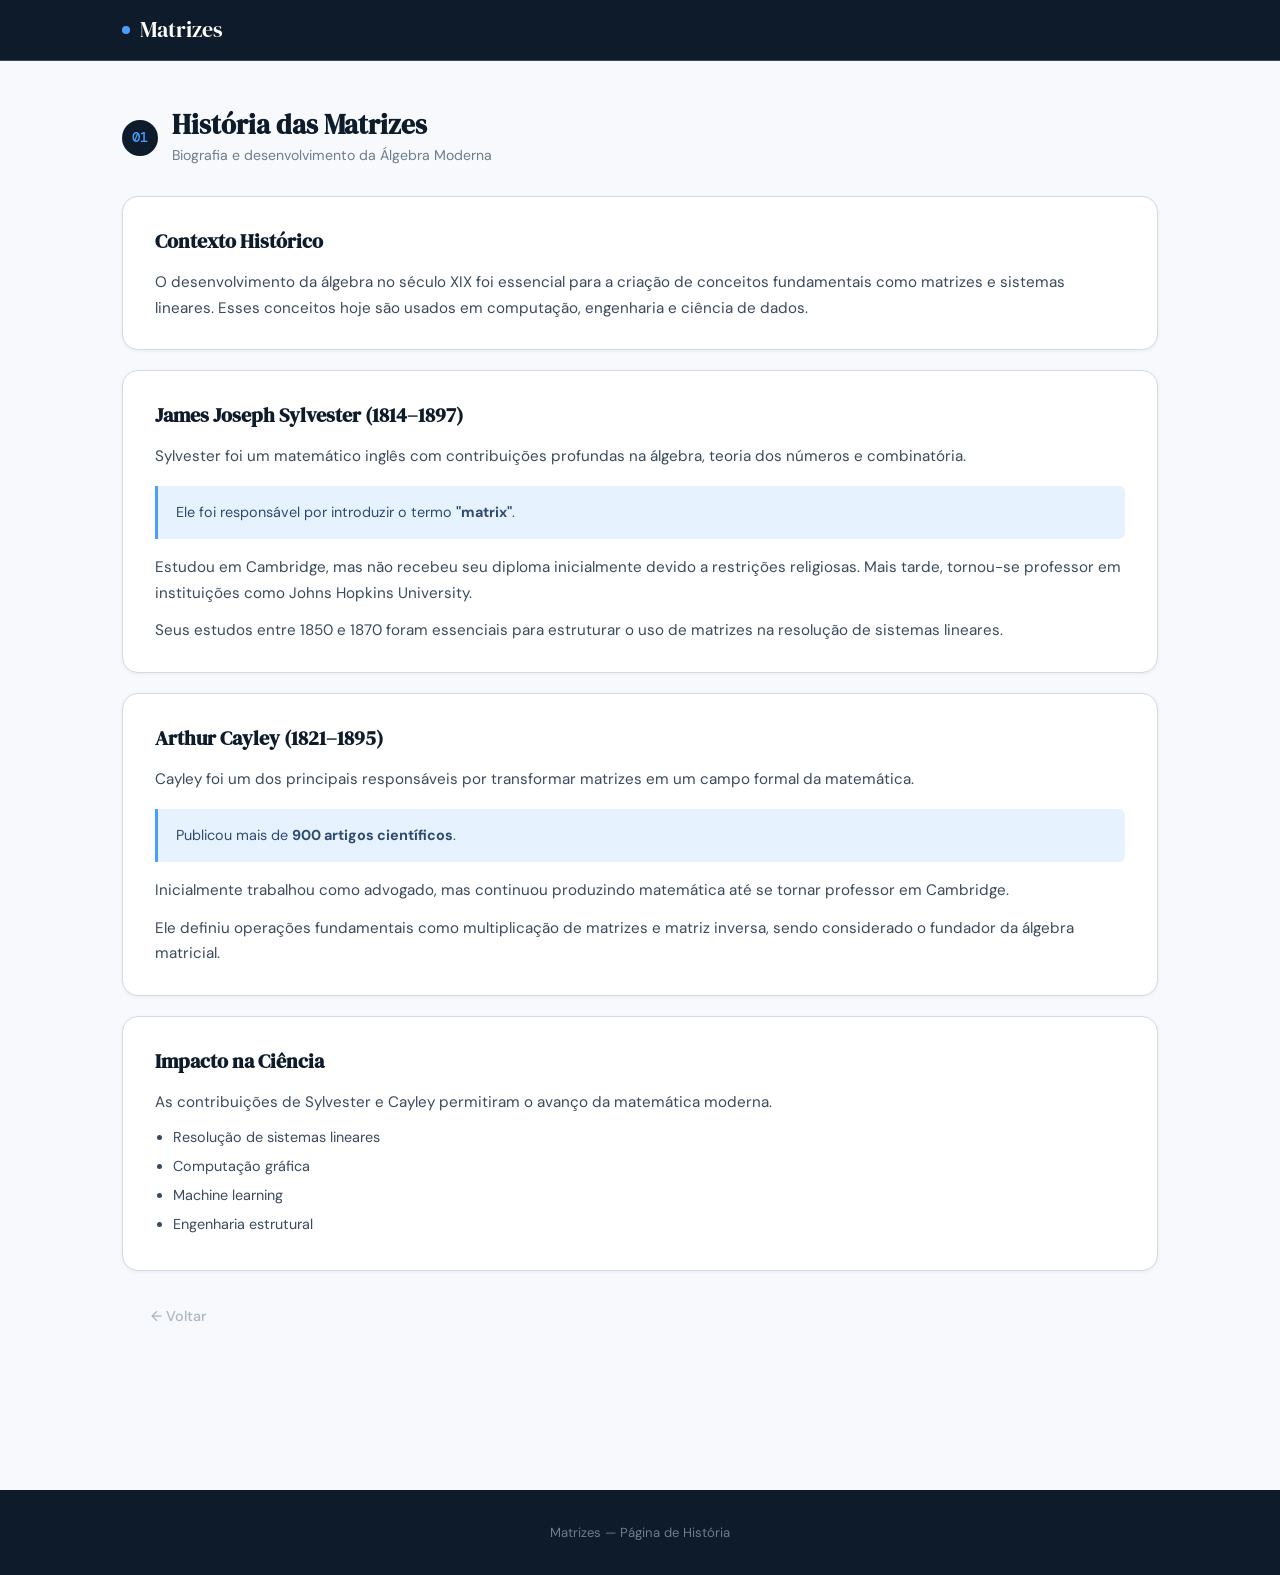
<file: historia.html>
<!doctype html>
<html lang="pt-BR">
  <head>
    <meta charset="UTF-8" />
    <meta name="viewport" content="width=device-width, initial-scale=1.0" />
    <title>História das Matrizes</title>

    <link
      href="https://fonts.googleapis.com/css2?family=DM+Serif+Display&family=DM+Sans&family=DM+Mono&display=swap"
      rel="stylesheet"
    />
    <link rel="stylesheet" href="styles.css" />
  </head>

  <body>
    <nav>
      <div class="nav-inner">
        <a href="index.html" class="nav-logo">
          <span class="dot"></span>Matrizes
        </a>
      </div>
    </nav>

    <main>
      <section>
        <div class="section-header">
          <div class="section-num">01</div>
          <div>
            <h2>História das Matrizes</h2>
            <p>Biografia e desenvolvimento da Álgebra Moderna</p>
          </div>
        </div>

        <!-- INTRO -->
        <div class="card">
          <h3>Contexto Histórico</h3>
          <p>
            O desenvolvimento da álgebra no século XIX foi essencial para a
            criação de conceitos fundamentais como matrizes e sistemas lineares.
            Esses conceitos hoje são usados em computação, engenharia e ciência
            de dados.
          </p>
        </div>

        <!-- SYLVESTER -->
        <div class="card">
          <h3>James Joseph Sylvester (1814–1897)</h3>
          <p>
            Sylvester foi um matemático inglês com contribuições profundas na
            álgebra, teoria dos números e combinatória.
          </p>

          <div class="highlight-box">
            Ele foi responsável por introduzir o termo
            <strong>"matrix"</strong>.
          </div>

          <p>
            Estudou em Cambridge, mas não recebeu seu diploma inicialmente
            devido a restrições religiosas. Mais tarde, tornou-se professor em
            instituições como Johns Hopkins University.
          </p>

          <p>
            Seus estudos entre 1850 e 1870 foram essenciais para estruturar o
            uso de matrizes na resolução de sistemas lineares.
          </p>
        </div>

        <!-- CAYLEY -->
        <div class="card">
          <h3>Arthur Cayley (1821–1895)</h3>
          <p>
            Cayley foi um dos principais responsáveis por transformar matrizes
            em um campo formal da matemática.
          </p>

          <div class="highlight-box">
            Publicou mais de <strong>900 artigos científicos</strong>.
          </div>

          <p>
            Inicialmente trabalhou como advogado, mas continuou produzindo
            matemática até se tornar professor em Cambridge.
          </p>

          <p>
            Ele definiu operações fundamentais como multiplicação de matrizes e
            matriz inversa, sendo considerado o fundador da álgebra matricial.
          </p>
        </div>

        <!-- IMPACT -->
        <div class="card">
          <h3>Impacto na Ciência</h3>
          <p>
            As contribuições de Sylvester e Cayley permitiram o avanço da
            matemática moderna.
          </p>

          <ul
            style="
              margin-top: 10px;
              padding-left: 18px;
              color: var(--text-secondary);
              font-size: 0.9rem;
            "
          >
            <li>Resolução de sistemas lineares</li>
            <li>Computação gráfica</li>
            <li>Machine learning</li>
            <li>Engenharia estrutural</li>
          </ul>
        </div>

        <!-- BACK BUTTON -->
        <div style="margin-top: 2rem">
          <a href="index.html" class="btn-outline">← Voltar</a>
        </div>
      </section>
    </main>

    <footer>
      <p>Matrizes — Página de História</p>
    </footer>
  </body>
</html>
</file>
<file: styles.css>
:root {
  --navy: #0d1b2a;
  --navy-mid: #1b2d42;
  --navy-light: #2e4a6e;
  --accent: #4a9eff;
  --accent-glow: #4a9eff22;
  --space-gray: #3a4a5c;
  --gray-mid: #6b7d8f;
  --gray-light: #adb8c4;
  --surface: #f7f9fc;
  --surface-alt: #eef2f7;
  --white: #ffffff;
  --border: #d1dae6;
  --border-dark: #b8c5d4;
  --text-primary: #0d1b2a;
  --text-secondary: #3a4a5c;
  --text-muted: #6b7d8f;
  --success: #1a9e6e;
  --error: #d94040;
  --warning: #e68a1a;
  --radius-sm: 6px;
  --radius-md: 10px;
  --radius-lg: 16px;
  --radius-xl: 24px;
  --shadow-sm: 0 1px 4px rgba(13, 27, 42, 0.06);
  --shadow-md: 0 4px 16px rgba(13, 27, 42, 0.1);
  --shadow-lg: 0 8px 32px rgba(13, 27, 42, 0.14);
}

* {
  margin: 0;
  padding: 0;
  box-sizing: border-box;
}

html {
  scroll-behavior: smooth;
}

body {
  font-family: "DM Sans", sans-serif;
  background: var(--surface);
  color: var(--text-primary);
  min-height: 100vh;
  font-size: 16px;
  line-height: 1.65;
}

/* NAV */
nav {
  background: var(--navy);
  position: sticky;
  top: 0;
  z-index: 100;
  border-bottom: 1px solid var(--navy-light);
}
.nav-inner {
  max-width: 1100px;
  margin: 0 auto;
  display: flex;
  align-items: center;
  justify-content: space-between;
  padding: 0 2rem;
  height: 60px;
}
.nav-logo {
  font-family: "DM Serif Display", serif;
  font-size: 1.4rem;
  color: var(--white);
  text-decoration: none;
  display: flex;
  align-items: center;
  gap: 10px;
}
.nav-logo .dot {
  width: 8px;
  height: 8px;
  background: var(--accent);
  border-radius: 50%;
  display: inline-block;
}
.nav-links {
  display: flex;
  gap: 0;
  list-style: none;
}
.nav-links a {
  color: var(--gray-light);
  text-decoration: none;
  font-size: 0.85rem;
  font-weight: 500;
  letter-spacing: 0.02em;
  padding: 8px 16px;
  border-radius: var(--radius-sm);
  transition:
    color 0.2s,
    background 0.2s;
}
.nav-links a:hover {
  color: var(--white);
  background: rgba(255, 255, 255, 0.06);
}

/* HERO */
.hero {
  background: var(--navy);
  padding: 5rem 2rem 4rem;
  text-align: center;
  position: relative;
  overflow: hidden;
}
.hero::before {
  content: "";
  position: absolute;
  inset: 0;
  background: radial-gradient(
    ellipse 70% 60% at 50% 80%,
    rgba(74, 158, 255, 0.12) 0%,
    transparent 70%
  );
}
.hero-badge {
  display: inline-flex;
  align-items: center;
  gap: 6px;
  background: rgba(74, 158, 255, 0.12);
  border: 1px solid rgba(74, 158, 255, 0.3);
  color: var(--accent);
  font-size: 0.78rem;
  font-weight: 600;
  letter-spacing: 0.08em;
  text-transform: uppercase;
  padding: 5px 14px;
  border-radius: 20px;
  margin-bottom: 1.5rem;
}
.hero h1 {
  font-family: "DM Serif Display", serif;
  font-size: clamp(2.2rem, 5vw, 3.6rem);
  color: var(--white);
  line-height: 1.15;
  margin-bottom: 1rem;
  position: relative;
}
.hero h1 em {
  color: var(--accent);
  font-style: italic;
}
.hero p {
  color: var(--gray-light);
  font-size: 1.05rem;
  max-width: 580px;
  margin: 0 auto 2.5rem;
  position: relative;
}
.hero-ctas {
  display: flex;
  gap: 12px;
  justify-content: center;
  flex-wrap: wrap;
  position: relative;
}
.btn-primary {
  background: var(--accent);
  color: var(--navy);
  font-weight: 600;
  font-size: 0.9rem;
  padding: 12px 28px;
  border-radius: var(--radius-md);
  text-decoration: none;
  border: none;
  cursor: pointer;
  transition:
    opacity 0.2s,
    transform 0.15s;
}
.btn-primary:hover {
  opacity: 0.88;
  transform: translateY(-1px);
}
.btn-outline {
  background: transparent;
  color: var(--gray-light);
  font-weight: 500;
  font-size: 0.9rem;
  padding: 12px 28px;
  border-radius: var(--radius-md);
  text-decoration: none;
  border: 1px solid rgba(255, 255, 255, 0.2);
  cursor: pointer;
  transition:
    border-color 0.2s,
    color 0.2s;
}
.btn-outline:hover {
  border-color: rgba(255, 255, 255, 0.45);
  color: var(--white);
}

/* MAIN LAYOUT */
main {
  max-width: 1100px;
  margin: 0 auto;
  padding: 3rem 2rem 5rem;
}

/* SECTION HEADERS */
.section-header {
  display: flex;
  align-items: center;
  gap: 14px;
  margin-bottom: 1.8rem;
}
.section-num {
  width: 36px;
  height: 36px;
  background: var(--navy);
  color: var(--accent);
  border-radius: 50%;
  display: flex;
  align-items: center;
  justify-content: center;
  font-family: "DM Mono", monospace;
  font-size: 0.85rem;
  font-weight: 500;
  flex-shrink: 0;
}
.section-header h2 {
  font-family: "DM Serif Display", serif;
  font-size: 1.7rem;
  color: var(--navy);
  line-height: 1.2;
}
.section-header p {
  font-size: 0.88rem;
  color: var(--text-muted);
  margin-top: 2px;
}

section {
  margin-bottom: 4rem;
}
section:last-child {
  margin-bottom: 0;
}

/* CARDS */
.card {
  background: var(--white);
  border: 1px solid var(--border);
  border-radius: var(--radius-lg);
  padding: 1.75rem 2rem;
  box-shadow: var(--shadow-sm);
}
.card + .card {
  margin-top: 1.25rem;
}

.card-grid {
  display: grid;
  grid-template-columns: 1fr 1fr;
  gap: 1.25rem;
}
@media (max-width: 700px) {
  .card-grid {
    grid-template-columns: 1fr;
  }
  nav .nav-links {
    display: none;
  }
}

/* THEORY CARDS */
.theory-chip {
  display: inline-flex;
  align-items: center;
  gap: 6px;
  background: var(--surface-alt);
  border: 1px solid var(--border);
  border-radius: 20px;
  font-size: 0.78rem;
  font-weight: 600;
  letter-spacing: 0.04em;
  text-transform: uppercase;
  color: var(--text-muted);
  padding: 4px 12px;
  margin-bottom: 1rem;
}
.theory-chip .chip-dot {
  width: 6px;
  height: 6px;
  border-radius: 50%;
  background: var(--accent);
}
.card h3 {
  font-family: "DM Serif Display", serif;
  font-size: 1.25rem;
  color: var(--navy);
  margin-bottom: 0.75rem;
}
.card p {
  color: var(--text-secondary);
  font-size: 0.95rem;
  line-height: 1.7;
}
.card p + p {
  margin-top: 0.75rem;
}

.formula-box {
  background: var(--navy);
  border-radius: var(--radius-md);
  padding: 1.25rem 1.5rem;
  margin: 1.25rem 0;
  overflow-x: auto;
}
.formula-box .MJX-TEX {
  color: var(--white) !important;
}

.highlight-box {
  background: var(--accent-glow);
  border-left: 3px solid var(--accent);
  border-radius: 0 var(--radius-sm) var(--radius-sm) 0;
  padding: 0.9rem 1.1rem;
  margin: 1rem 0;
  font-size: 0.9rem;
  color: var(--navy-light);
}

.timeline {
  display: flex;
  flex-direction: column;
  gap: 0;
}
.timeline-item {
  display: flex;
  gap: 16px;
  padding-bottom: 1.25rem;
  position: relative;
}
.timeline-item:not(:last-child)::before {
  content: "";
  position: absolute;
  left: 17px;
  top: 36px;
  bottom: 0;
  width: 2px;
  background: var(--border);
}
.timeline-dot {
  min-width: 36px;
  height: 36px;
  padding: 0 8px;

  background: var(--surface-alt);
  border: 2px solid var(--border);
  border-radius: 999px;

  display: flex;
  align-items: center;
  justify-content: center;

  font-family: "DM Mono", monospace;
  font-size: 0.7rem;
  font-weight: 500;
  color: var(--text-muted);

  flex-shrink: 0;
  position: relative;
  z-index: 1;

  white-space: nowrap;
}
.timeline-dot.active {
  background: var(--navy);
  border-color: var(--navy);
  color: var(--accent);
}
.timeline-content {
  padding-top: 6px;
}
.timeline-content strong {
  font-weight: 600;
  font-size: 0.9rem;
  color: var(--text-primary);
  display: block;
}
.timeline-content span {
  font-size: 0.85rem;
  color: var(--text-muted);
}

/* CALCULATOR */
.calc-controls {
  display: flex;
  flex-wrap: wrap;
  gap: 12px;
  align-items: flex-end;
  margin-bottom: 1.5rem;
}
.form-group {
  display: flex;
  flex-direction: column;
  gap: 5px;
}
.form-group label {
  font-size: 0.8rem;
  font-weight: 600;
  letter-spacing: 0.03em;
  text-transform: uppercase;
  color: var(--text-muted);
}
select,
input[type="number"],
input[type="text"] {
  background: var(--surface);
  border: 1px solid var(--border);
  border-radius: var(--radius-sm);
  padding: 8px 12px;
  font-family: "DM Sans", sans-serif;
  font-size: 0.9rem;
  color: var(--text-primary);
  outline: none;
  transition:
    border-color 0.2s,
    box-shadow 0.2s;
  appearance: none;
  -webkit-appearance: none;
}
select:focus,
input[type="number"]:focus,
input[type="text"]:focus {
  border-color: var(--accent);
  box-shadow: 0 0 0 3px var(--accent-glow);
}
select {
  padding-right: 32px;
  cursor: pointer;
  min-width: 120px;
}

.matrix-wrapper {
  display: flex;
  align-items: flex-start;
  gap: 2rem;
  flex-wrap: wrap;
}
.matrix-label {
  font-family: "DM Serif Display", serif;
  font-size: 1.1rem;
  color: var(--navy);
  margin-bottom: 0.5rem;
}
.matrix-bracket {
  display: flex;
  align-items: center;
  gap: 6px;
}
.bracket-sym {
  font-family: "DM Mono", monospace;
  font-size: 2.5rem;
  color: var(--navy);
  line-height: 1;
  font-weight: 300;
  opacity: 0.5;
}
.matrix-grid {
  display: grid;
  gap: 6px;
}
.matrix-grid input[type="number"] {
  width: 58px;
  text-align: center;
  font-family: "DM Mono", monospace;
  font-weight: 500;
  padding: 8px 4px;
}

.op-buttons {
  display: flex;
  flex-wrap: wrap;
  gap: 8px;
  margin-bottom: 1.5rem;
}
.op-btn {
  background: var(--surface);
  border: 1px solid var(--border);
  border-radius: var(--radius-sm);
  padding: 9px 18px;
  font-family: "DM Sans", sans-serif;
  font-size: 0.88rem;
  font-weight: 500;
  color: var(--text-secondary);
  cursor: pointer;
  transition: all 0.18s;
}
.op-btn:hover {
  background: var(--navy);
  color: var(--white);
  border-color: var(--navy);
}
.op-btn.active {
  background: var(--navy);
  color: var(--accent);
  border-color: var(--navy);
}

.calc-action-btn {
  background: var(--navy);
  color: var(--white);
  border: none;
  border-radius: var(--radius-md);
  padding: 12px 28px;
  font-family: "DM Sans", sans-serif;
  font-size: 0.95rem;
  font-weight: 600;
  cursor: pointer;
  transition:
    opacity 0.2s,
    transform 0.15s;
  display: flex;
  align-items: center;
  gap: 8px;
  width: fit-content;
}
.calc-action-btn:hover {
  opacity: 0.85;
  transform: translateY(-1px);
}
.calc-action-btn:active {
  transform: scale(0.97);
}

.result-area {
  margin-top: 1.5rem;
  display: none;
}
.result-area.show {
  display: block;
}
.result-label {
  font-size: 0.78rem;
  font-weight: 600;
  letter-spacing: 0.06em;
  text-transform: uppercase;
  color: var(--text-muted);
  margin-bottom: 0.75rem;
}
.result-matrix {
  display: inline-flex;
  align-items: center;
  gap: 6px;
  background: var(--navy);
  padding: 1.25rem 1.5rem;
  border-radius: var(--radius-md);
}
.result-scalar {
  display: inline-block;
  background: var(--navy);
  color: var(--white);
  font-family: "DM Mono", monospace;
  font-size: 1.6rem;
  font-weight: 500;
  padding: 1rem 2rem;
  border-radius: var(--radius-md);
}
.result-grid {
  display: grid;
  gap: 8px;
}
.result-cell {
  width: 58px;
  height: 40px;
  background: rgba(255, 255, 255, 0.08);
  border-radius: 4px;
  display: flex;
  align-items: center;
  justify-content: center;
  font-family: "DM Mono", monospace;
  font-size: 0.9rem;
  font-weight: 500;
  color: var(--white);
}
.result-bracket {
  color: rgba(255, 255, 255, 0.3);
  font-size: 2rem;
  font-weight: 300;
}

.error-msg {
  display: flex;
  align-items: center;
  gap: 10px;
  background: #fef2f2;
  border: 1px solid #fecaca;
  border-radius: var(--radius-sm);
  padding: 10px 14px;
  font-size: 0.88rem;
  color: var(--error);
  margin-top: 1rem;
}
.error-msg::before {
  content: "⚠";
  font-size: 0.9rem;
}

/* SISTEMAS */
.sistema-tabs {
  display: flex;
  gap: 4px;
  background: var(--surface-alt);
  border-radius: var(--radius-sm);
  padding: 4px;
  width: fit-content;
  margin-bottom: 1.5rem;
}
.tab-btn {
  background: transparent;
  border: none;
  border-radius: calc(var(--radius-sm) - 2px);
  padding: 8px 20px;
  font-family: "DM Sans", sans-serif;
  font-size: 0.88rem;
  font-weight: 500;
  color: var(--text-muted);
  cursor: pointer;
  transition: all 0.18s;
}
.tab-btn.active {
  background: var(--white);
  color: var(--navy);
  box-shadow: var(--shadow-sm);
}

.sistema-inputs {
  display: grid;
  gap: 10px;
  margin-bottom: 1.5rem;
}
.eq-row {
  display: flex;
  align-items: center;
  gap: 14px;
  padding: 10px 14px;
  background: var(--white);
  border: 1px solid var(--border);
  border-radius: var(--radius-md);
  transition:
    border 0.2s,
    box-shadow 0.2s;
}

.eq-row:hover {
  border-color: var(--accent);
  box-shadow: 0 0 0 3px var(--accent-glow);
}

.eq-main {
  display: flex;
  align-items: center;
  gap: 6px;
  flex-wrap: wrap;
}

/* equation number */
.eq-row .eq-num {
  font-family: "DM Mono", monospace;
  font-size: 0.75rem;
  color: var(--text-muted);
  background: var(--surface-alt);
  padding: 4px 8px;
  border-radius: var(--radius-sm);
  white-space: nowrap;
}

/* inputs */
.eq-row .coef-input {
  width: 64px;
  text-align: center;
  font-family: "DM Mono", monospace;
  font-weight: 500;
}

/* symbols */
.eq-row .var-label {
  font-family: "DM Serif Display", serif;
  font-style: italic;
  color: var(--text-secondary);
}

.eq-row .eq-sym {
  font-family: "DM Mono", monospace;
  color: var(--text-muted);
}
.steps-area {
  background: var(--surface);
  border: 1px solid var(--border);
  border-radius: var(--radius-md);
  padding: 1.25rem;
  margin-top: 1.5rem;
}
.steps-title {
  font-size: 0.78rem;
  font-weight: 600;
  letter-spacing: 0.06em;
  text-transform: uppercase;
  color: var(--text-muted);
  margin-bottom: 1rem;
  display: flex;
  align-items: center;
  gap: 8px;
}
.steps-title::before {
  content: "";
  display: block;
  width: 4px;
  height: 4px;
  background: var(--accent);
  border-radius: 50%;
}
.step-block {
  padding: 10px 0;
  border-bottom: 1px solid var(--border);
  font-size: 0.88rem;
  color: var(--text-secondary);
  line-height: 1.6;
}
.step-block:last-child {
  border-bottom: none;
  padding-bottom: 0;
}
.step-block strong {
  color: var(--navy);
  font-weight: 600;
}
.step-block code {
  font-family: "DM Mono", monospace;
  background: var(--surface-alt);
  border-radius: 3px;
  padding: 1px 6px;
  font-size: 0.85rem;
  color: var(--navy-light);
}

.solution-box {
  background: var(--navy);
  border-radius: var(--radius-md);
  padding: 1.25rem 1.5rem;
  margin-top: 1.25rem;
  display: flex;
  gap: 1.5rem;
  flex-wrap: wrap;
}
.sol-item {
  display: flex;
  flex-direction: column;
  gap: 4px;
}
.sol-var {
  font-family: "DM Serif Display", serif;
  font-style: italic;
  font-size: 0.85rem;
  color: var(--gray-light);
}
.sol-val {
  font-family: "DM Mono", monospace;
  font-size: 1.5rem;
  font-weight: 500;
  color: var(--accent);
  line-height: 1;
}

/* CHART */
.chart-container {
  position: relative;
  height: 340px;
  margin-top: 1.5rem;
}
.chart-legend {
  display: flex;
  gap: 1.5rem;
  margin-top: 1rem;
  flex-wrap: wrap;
}
.legend-item {
  display: flex;
  align-items: center;
  gap: 8px;
  font-size: 0.85rem;
  color: var(--text-secondary);
}
.legend-dot {
  width: 12px;
  height: 12px;
  border-radius: 50%;
  flex-shrink: 0;
}

/* TAGS */
.tag {
  display: inline-flex;
  align-items: center;
  background: var(--surface-alt);
  border: 1px solid var(--border);
  border-radius: 20px;
  padding: 3px 10px;
  font-size: 0.76rem;
  font-weight: 500;
  color: var(--text-muted);
  gap: 5px;
}

/* FOOTER */
footer {
  background: var(--navy);
  color: var(--gray-mid);
  text-align: center;
  padding: 2rem;
  font-size: 0.82rem;
  margin-top: 5rem;
}
footer strong {
  color: var(--accent);
  font-weight: 500;
}

/* DIVIDER */
.divider {
  height: 1px;
  background: var(--border);
  margin: 2rem 0;
}

/* MATH OVERRIDES */
.mjx-chtml {
  font-size: 1.05em !important;
}

/* ALERT: SEM SOLUÇÃO */
.alert-info {
  display: flex;
  align-items: center;
  gap: 10px;
  background: #eff6ff;
  border: 1px solid #bfdbfe;
  border-radius: var(--radius-sm);
  padding: 10px 14px;
  font-size: 0.88rem;
  color: #1e40af;
  margin-top: 1rem;
}

/* responsive tweaks */
@media (max-width: 500px) {
  main {
    padding: 2rem 1rem 4rem;
  }
  .card {
    padding: 1.25rem;
  }
  .hero {
    padding: 3rem 1.25rem 3rem;
  }
  .matrix-grid input[type="number"] {
    width: 48px;
  }
  .result-cell {
    width: 48px;
  }
  .op-btn {
    padding: 8px 12px;
    font-size: 0.82rem;
  }
  .eq-row {
    flex-direction: column;
    align-items: flex-start;
    gap: 8px;
    padding: 12px;
  }

  .eq-main {
    width: 100%;
    justify-content: space-between;
    flex-wrap: wrap;
    gap: 8px;
  }

  .eq-row .coef-input {
    width: 58px;
    padding: 6px;
    font-size: 0.85rem;
  }
}

ul {
  line-height: 1.6;
}

ul li {
  margin-bottom: 6px;
}
</file>
